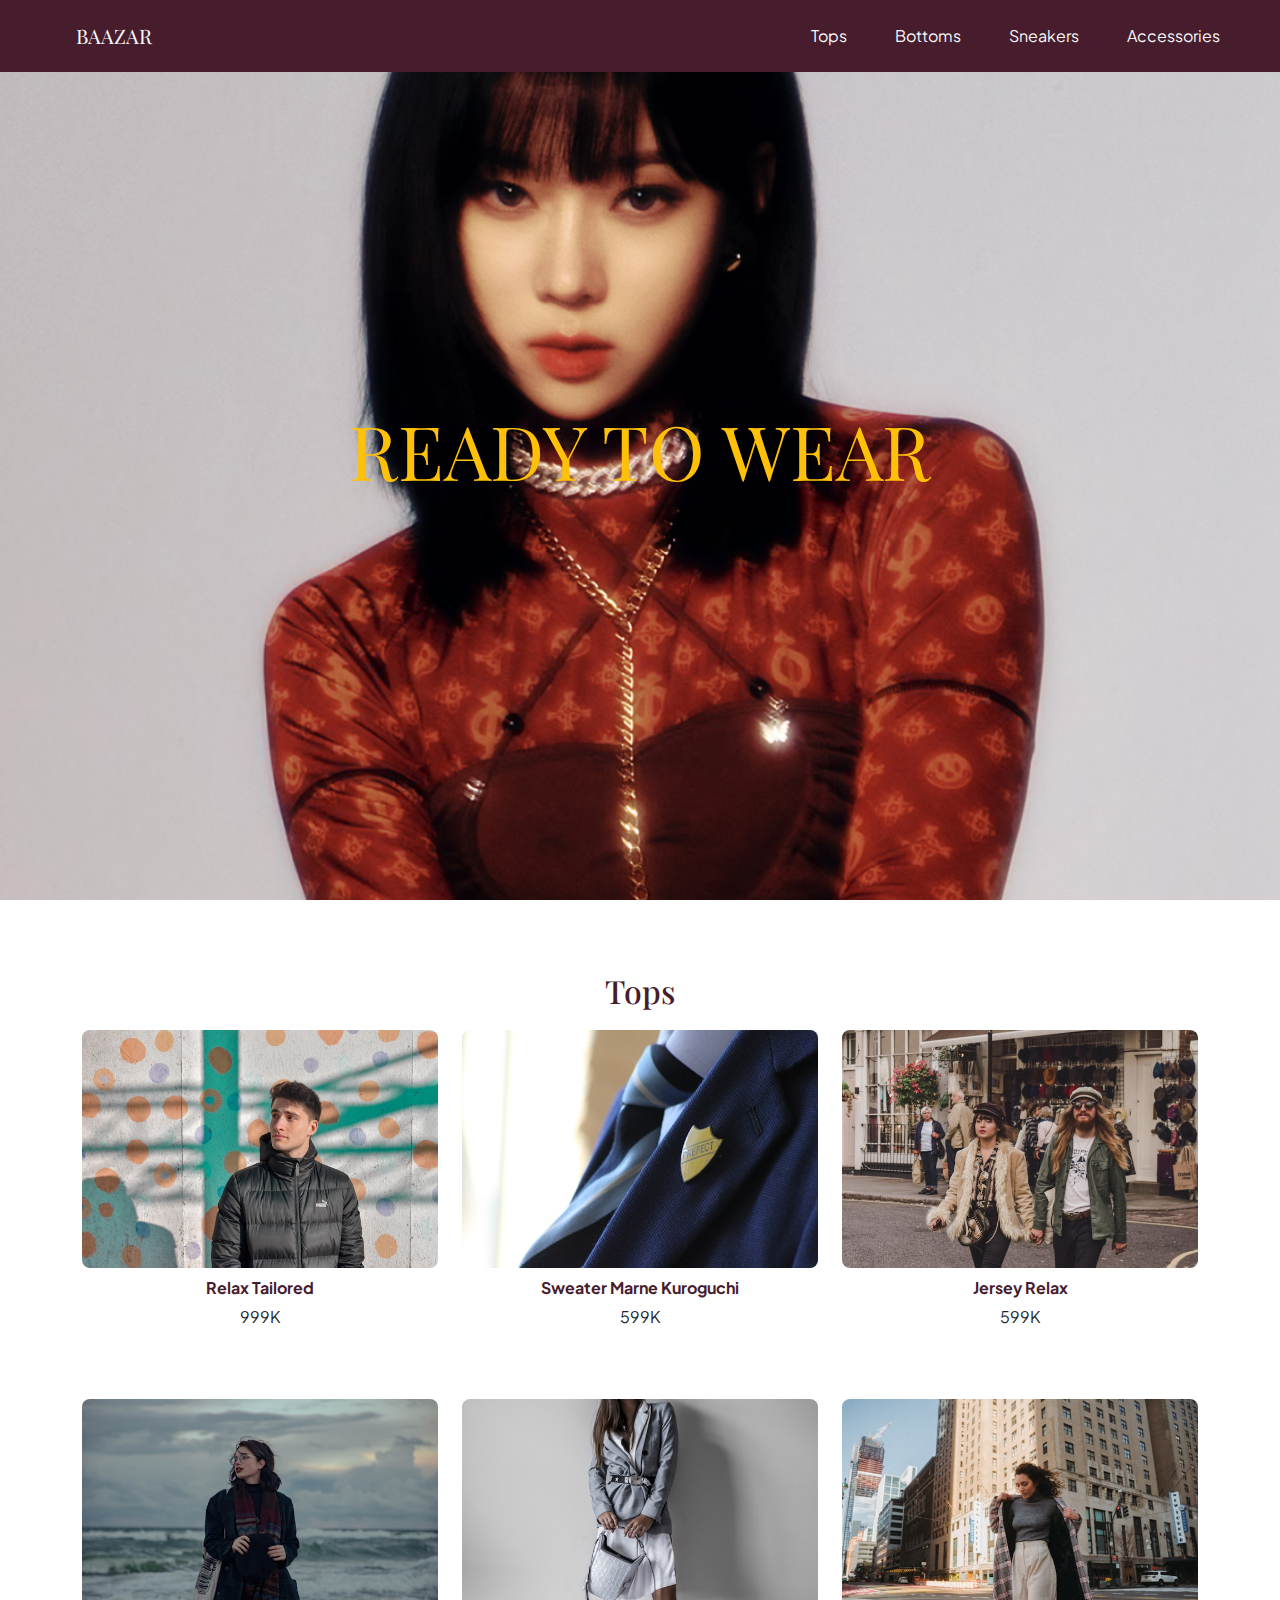
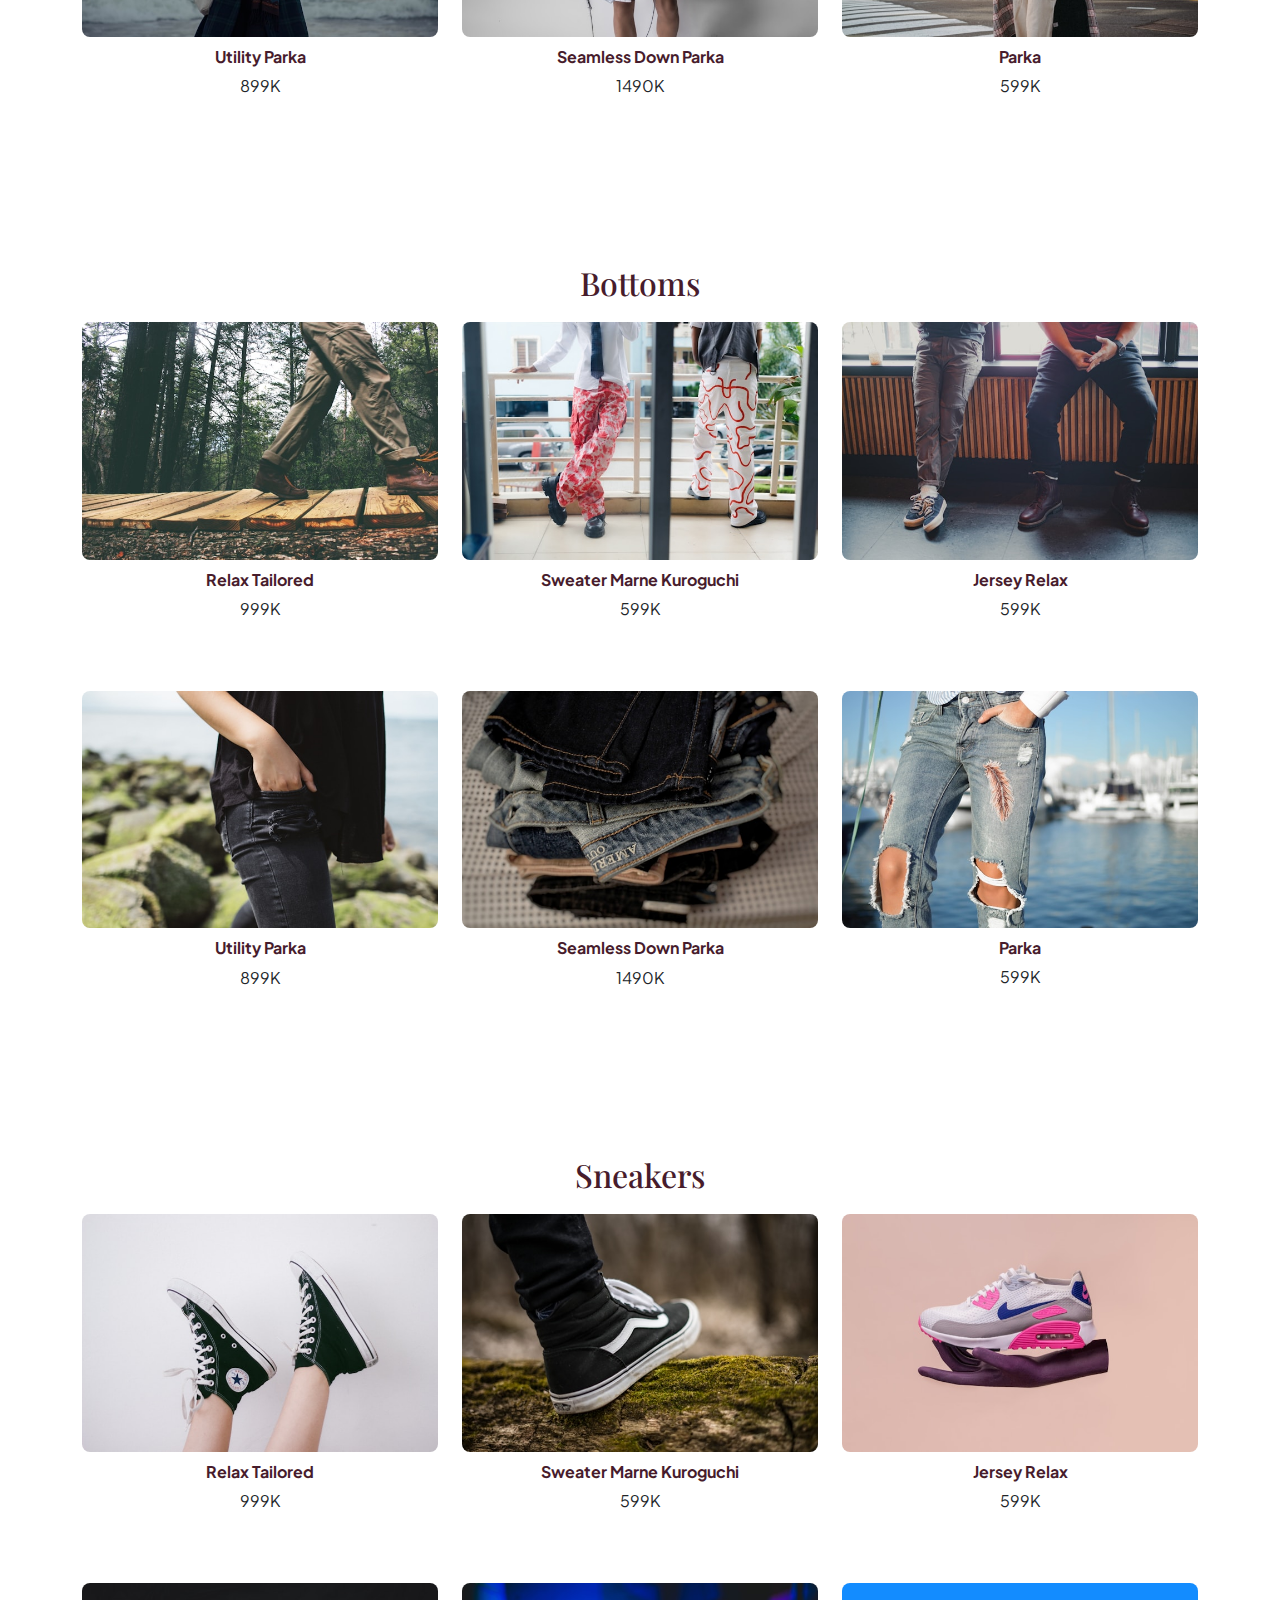
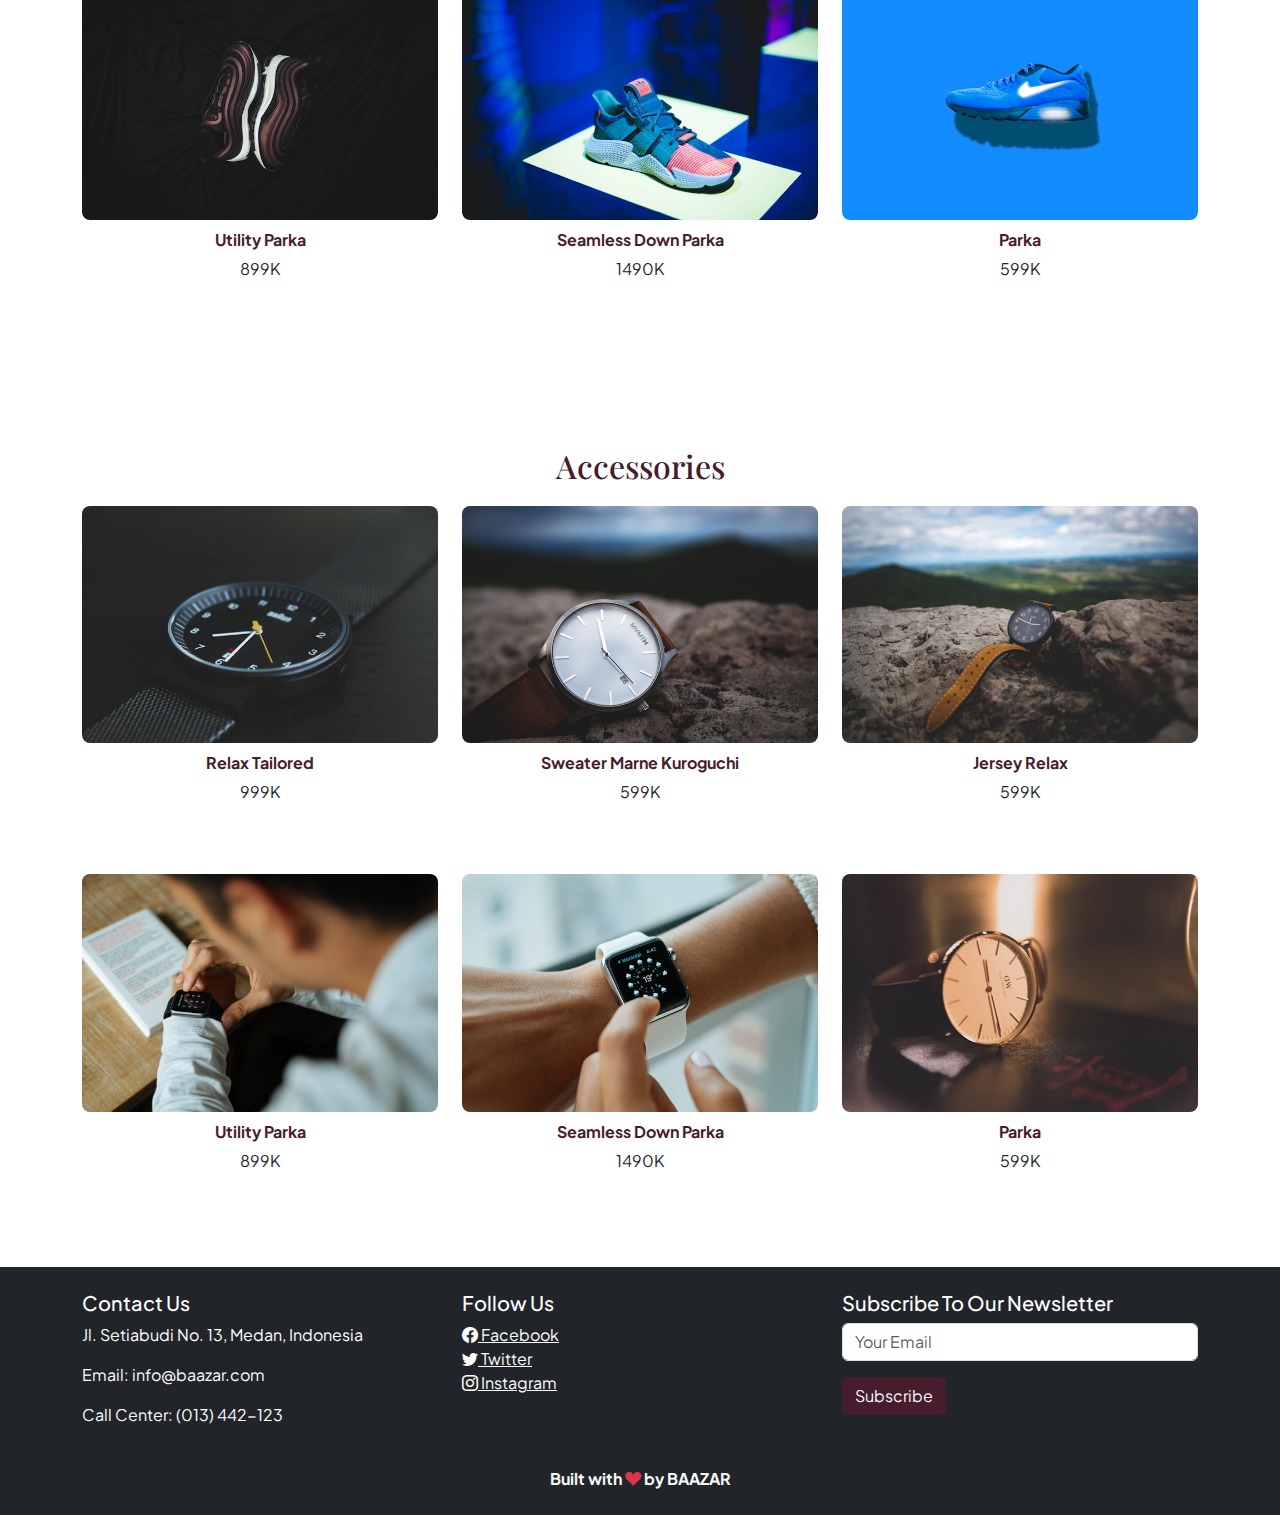
<file: index.html>
<!DOCTYPE html>
<html lang="en">
  <head>
    <meta charset="UTF-8" />
    <meta name="viewport" content="width=device-width, initial-scale=1.0" />
    <title>BAAZAR</title>
    <link rel="icon" href="assets/B.png" />
    <link
      rel="stylesheet"
      href="https://cdn.jsdelivr.net/npm/bootstrap@5.3.3/dist/css/bootstrap.min.css"
    />

    <link
      href="https://fonts.googleapis.com/css2?family=Playfair+Display:ital,wght@0,400..900;1,400..900&family=Plus+Jakarta+Sans:ital,wght@0,200..800;1,200..800&display=swap"
      rel="stylesheet"
    />

    <link
      rel="stylesheet"
      href="https://cdn.jsdelivr.net/npm/bootstrap-icons@1.11.3/font/bootstrap-icons.min.css"
    />

    <link rel="stylesheet" href="style.css" />
  </head>
  <body>
    <nav
      class="navbar navbar-expand-lg mb-3 p-3 fixed-top"
      style="background-color: #471c2c"
    >
      <div class="container-fluid">
        <a class="navbar-brand text-light mx-5" href="#">BAAZAR</a>
        <button
          class="navbar-toggler"
          type="button"
          data-bs-toggle="collapse"
          data-bs-target="#navbarNav"
          aria-controls="navbarNav"
          aria-expanded="false"
          aria-label="Toggle navigation"
        >
          <span class="navbar-toggler-icon"></span>
        </button>
        <div
          class="collapse navbar-collapse justify-content-end mx-2"
          id="navbarNav"
        >
          <ul class="navbar-nav">
            <li class="nav-item mx-3">
              <a class="nav-link text-light" href="#tops">Tops</a>
            </li>
            <li class="nav-item mx-3">
              <a class="nav-link text-light" href="#bottoms">Bottoms</a>
            </li>
            <li class="nav-item mx-3">
              <a class="nav-link text-light" href="#sneakers">Sneakers</a>
            </li>
            <li class="nav-item mx-3">
              <a class="nav-link text-light" href="#accessories">Accessories</a>
            </li>
          </ul>
        </div>
      </div>
    </nav>
    <div
      class="image-container"
      style="position: relative; width: 100%; height: 100vh; overflow: hidden"
    >
      <img
        src="assets/image.png"
        class="img-fluid"
        alt="..."
        style="
          width: 100%;
          height: 100%;
          object-fit: cover;
          object-position: top;
        "
      />
      <div
        class="overlay-text text-warning"
        style="
          position: absolute;
          top: 50%;
          left: 50%;
          transform: translate(-50%, -50%);
          color: white;
          font-size: 75px;
          text-align: center;
          /* color: #471c2c; */
        "
      >
        READY TO WEAR
      </div>
    </div>

    <br id="tops" />
    <section class="container my-5 tops">
      <h2 class="category-header text-center">Tops</h2>
      <div class="row g-4">
        <div class="col-12 col-sm-6 col-md-4 product-card">
          <img src="assets/Tops/tops-1.jpg" alt="Relax Tailored" />
          <h6>Relax Tailored</h6>
          <p>999K</p>
        </div>
        <div class="col-12 col-sm-6 col-md-4 product-card">
          <img src="assets/Tops/tops-2.jpg" alt="Sweater Marne Kuroguchi" />
          <h6>Sweater Marne Kuroguchi</h6>
          <p>599K</p>
        </div>
        <div class="col-12 col-sm-6 col-md-4 product-card">
          <img src="assets/Tops/tops-3.jpg" alt="Jersey Relax" />
          <h6>Jersey Relax</h6>
          <p>599K</p>
        </div>
        <div class="col-12 col-sm-6 col-md-4 product-card">
          <img src="assets/Tops/tops-4.jpg" alt="Utility Parka" />
          <h6>Utility Parka</h6>
          <p>899K</p>
        </div>
        <div class="col-12 col-sm-6 col-md-4 product-card">
          <img src="assets/Tops/tops-5.jpg" alt="Seamless Down Parka" />
          <h6>Seamless Down Parka</h6>
          <p>1490K</p>
        </div>
        <div class="col-12 col-sm-6 col-md-4 product-card">
          <img src="assets/Tops/tops-6.jpg" alt="Parka" />
          <h6>Parka</h6>
          <p>599K</p>
        </div>
      </div>
    </section>
    <br id="bottoms" />
    <section class="container my-5 tops">
      <h2 class="category-header text-center">Bottoms</h2>
      <div class="row g-4">
        <div class="col-12 col-sm-6 col-md-4 product-card">
          <img src="assets/Bottoms/jeans-1.jpg" alt="Relax Tailored" />
          <h6>Relax Tailored</h6>
          <p>999K</p>
        </div>
        <div class="col-12 col-sm-6 col-md-4 product-card">
          <img src="assets/Bottoms/jeans-2.jpg" alt="Sweater Marne Kuroguchi" />
          <h6>Sweater Marne Kuroguchi</h6>
          <p>599K</p>
        </div>
        <div class="col-12 col-sm-6 col-md-4 product-card">
          <img src="assets/Bottoms/jeans-3.jpg" alt="Jersey Relax" />
          <h6>Jersey Relax</h6>
          <p>599K</p>
        </div>
        <div class="col-12 col-sm-6 col-md-4 product-card">
          <img src="assets/Bottoms/jeans-4.jpg" alt="Utility Parka" />
          <h6>Utility Parka</h6>
          <p>899K</p>
        </div>
        <div class="col-12 col-sm-6 col-md-4 product-card">
          <img src="assets/Bottoms/jeans-5.jpg" alt="Seamless Down Parka" />
          <h6>Seamless Down Parka</h6>
          <p>1490K</p>
        </div>
        <div class="col-12 col-sm-6 col-md-4 product-card">
          <img src="assets/Bottoms/jeans-6.jpg" alt="Parka" />
          <h6>Parka</h6>
          <p>599K</p>
        </div>
      </div>
    </section>
    <br id="sneakers" />
    <section class="container my-5 tops">
      <h2 class="category-header text-center">Sneakers</h2>
      <div class="row g-4">
        <div class="col-12 col-sm-6 col-md-4 product-card">
          <img src="assets/Sneakers/sneakers-1.jpg" alt="Relax Tailored" />
          <h6>Relax Tailored</h6>
          <p>999K</p>
        </div>
        <div class="col-12 col-sm-6 col-md-4 product-card">
          <img
            src="assets/Sneakers/sneakers-2.jpg"
            alt="Sweater Marne Kuroguchi"
          />
          <h6>Sweater Marne Kuroguchi</h6>
          <p>599K</p>
        </div>
        <div class="col-12 col-sm-6 col-md-4 product-card">
          <img src="assets/Sneakers/sneakers-3.jpg" alt="Jersey Relax" />
          <h6>Jersey Relax</h6>
          <p>599K</p>
        </div>
        <div class="col-12 col-sm-6 col-md-4 product-card">
          <img src="assets/Sneakers/sneakers-4.jpg" alt="Utility Parka" />
          <h6>Utility Parka</h6>
          <p>899K</p>
        </div>
        <div class="col-12 col-sm-6 col-md-4 product-card">
          <img src="assets/Sneakers/sneakers-5.jpg" alt="Seamless Down Parka" />
          <h6>Seamless Down Parka</h6>
          <p>1490K</p>
        </div>
        <div class="col-12 col-sm-6 col-md-4 product-card">
          <img src="assets/Sneakers/sneakers-6.jpg" alt="Parka" />
          <h6>Parka</h6>
          <p>599K</p>
        </div>
      </div>
    </section>
    <br id="accessories" />
    <section class="container my-5 tops">
      <h2 class="category-header text-center">Accessories</h2>
      <div class="row g-4">
        <div class="col-12 col-sm-6 col-md-4 product-card">
          <img src="assets/Accessories/watch-1.jpg" alt="Relax Tailored" />
          <h6>Relax Tailored</h6>
          <p>999K</p>
        </div>
        <div class="col-12 col-sm-6 col-md-4 product-card">
          <img
            src="assets/Accessories/watch-2.jpg"
            alt="Sweater Marne Kuroguchi"
          />
          <h6>Sweater Marne Kuroguchi</h6>
          <p>599K</p>
        </div>
        <div class="col-12 col-sm-6 col-md-4 product-card">
          <img src="assets/Accessories/watch-3.jpg" alt="Jersey Relax" />
          <h6>Jersey Relax</h6>
          <p>599K</p>
        </div>
        <div class="col-12 col-sm-6 col-md-4 product-card">
          <img src="assets/Accessories/watch-4.jpg" alt="Utility Parka" />
          <h6>Utility Parka</h6>
          <p>899K</p>
        </div>
        <div class="col-12 col-sm-6 col-md-4 product-card">
          <img src="assets/Accessories/watch-5.jpg" alt="Seamless Down Parka" />
          <h6>Seamless Down Parka</h6>
          <p>1490K</p>
        </div>
        <div class="col-12 col-sm-6 col-md-4 product-card">
          <img src="assets/Accessories/watch-6.jpg" alt="Parka" />
          <h6>Parka</h6>
          <p>599K</p>
        </div>
      </div>
    </section>

    <!-- Footer -->
    <footer
      class="bg-dark text-white pt-4"
      style="font-family: 'Plus Jakarta Sans', sans-serif"
    >
      <div class="container">
        <div class="row">
          <div class="col-md-4">
            <h5>Contact Us</h5>
            <p>Jl. Setiabudi No. 13, Medan, Indonesia</p>
            <p>Email: info@baazar.com</p>
            <p>Call Center: (013) 442-123</p>
          </div>
          <div class="col-md-4">
            <h5>Follow Us</h5>
            <a href="#" class="text-white me-2"
              ><i class="bi bi-facebook"></i> Facebook</a
            ><br />
            <a href="#" class="text-white me-2"
              ><i class="bi bi-twitter"></i> Twitter</a
            ><br />
            <a href="#" class="text-white"
              ><i class="bi bi-instagram"></i> Instagram</a
            >
          </div>
          <div class="col-md-4">
            <h5>Subscribe To Our Newsletter</h5>
            <form>
              <div class="mb-3">
                <input
                  type="email"
                  class="form-control"
                  placeholder="Your Email"
                />
              </div>
              <button
                type="submit"
                class="btn text-light"
                style="background-color: #471c2c"
              >
                Subscribe
              </button>
            </form>
          </div>
        </div>
      </div>
      <ul class="nav justify-content-center bg-dark text-light py-2 fw-bold">
        <li class="nav-item mt-2 pt-2">
          <p style="font-family: 'Plus Jakarta Sans', sans-serif">
            Built with <i class="bi bi-suit-heart-fill text-danger"></i> by
            BAAZAR
          </p>
        </li>
      </ul>
    </footer>
    <script src="https://cdn.jsdelivr.net/npm/bootstrap@5.3.3/dist/js/bootstrap.bundle.min.js"></script>
  </body>
</html>
</file>
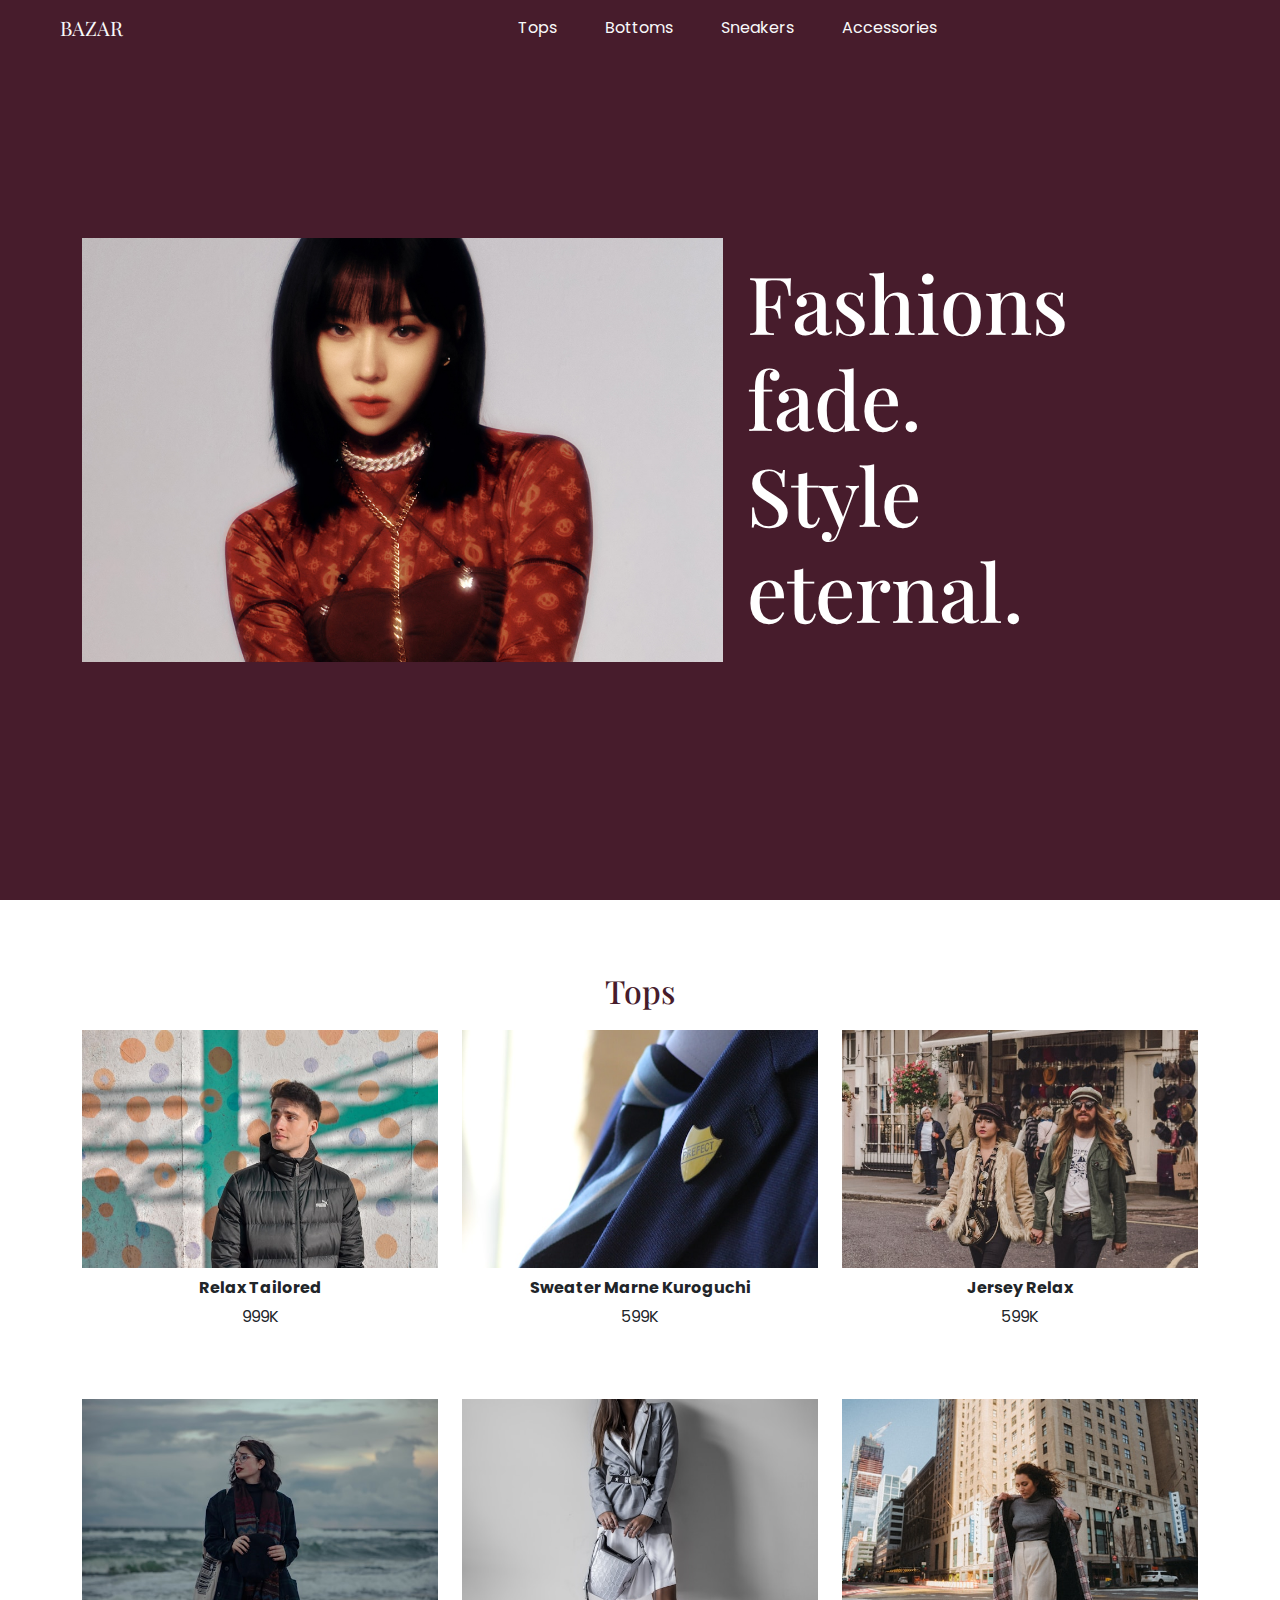
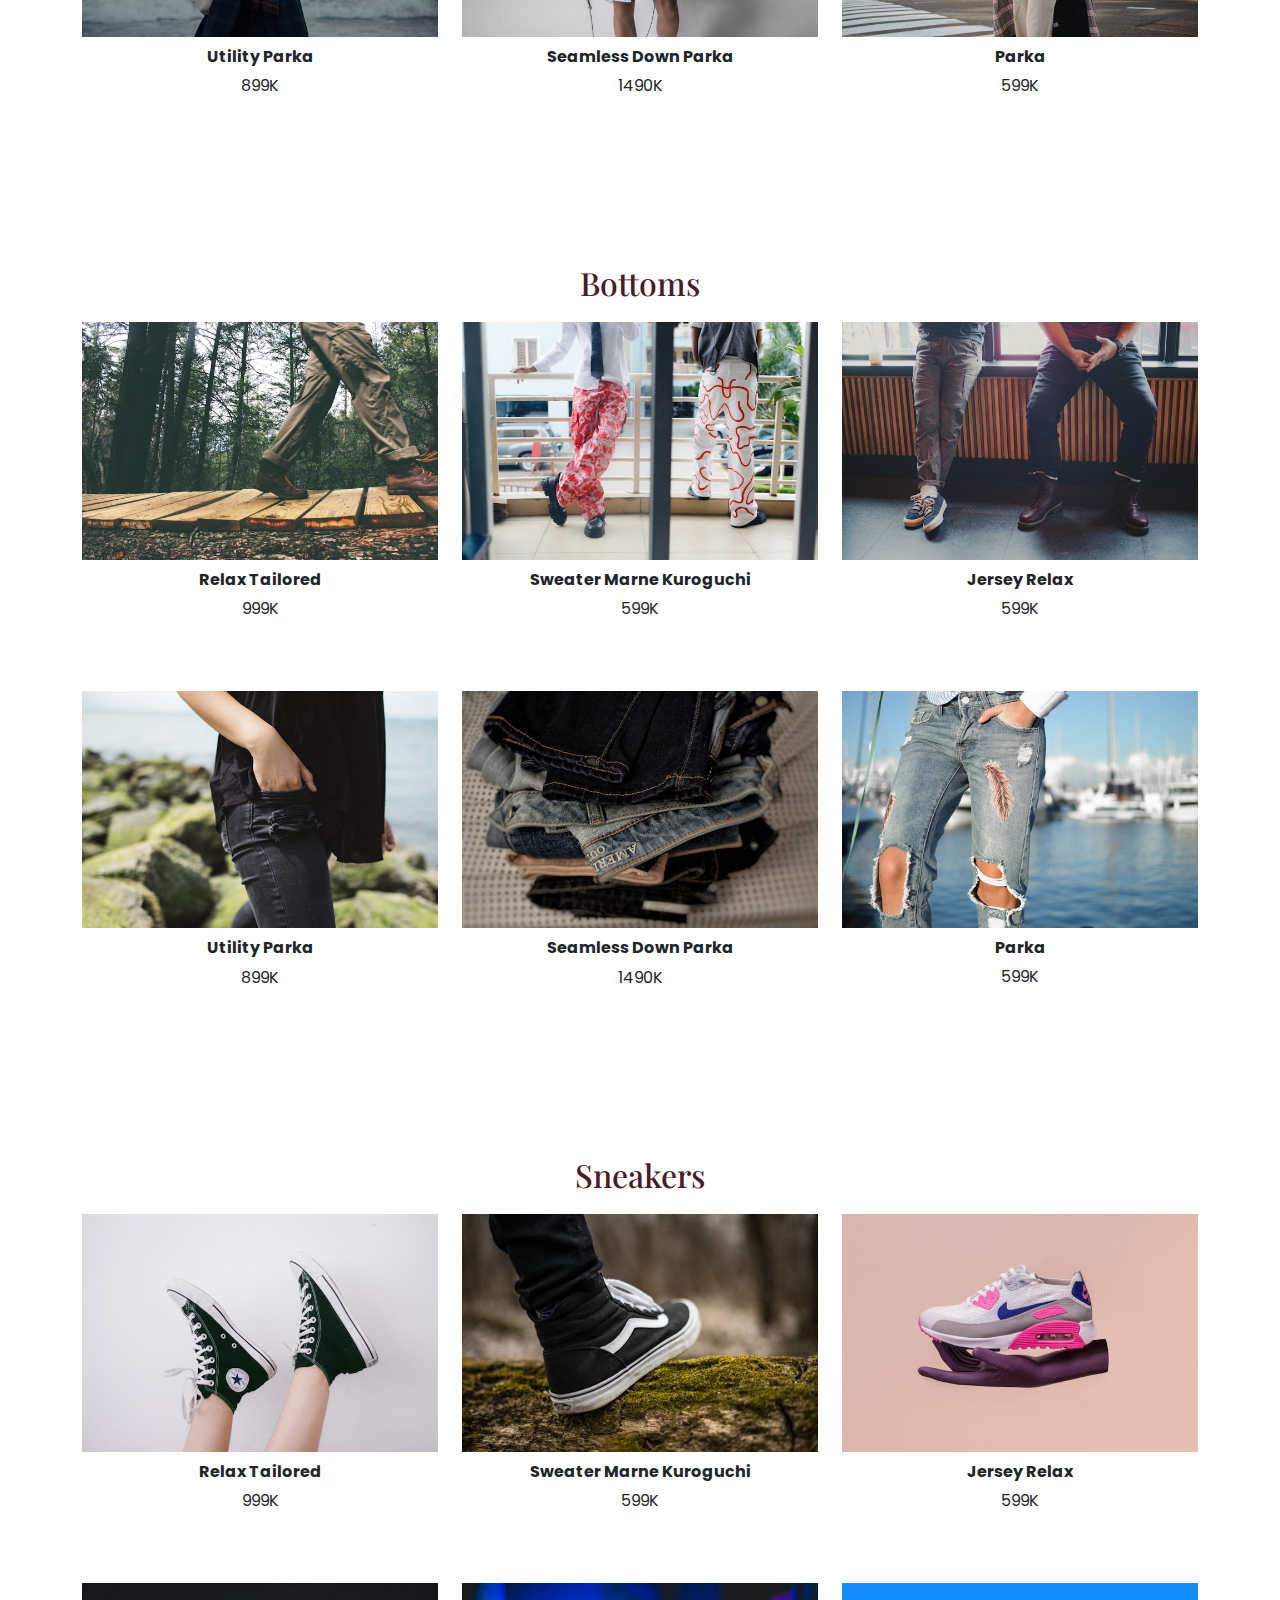
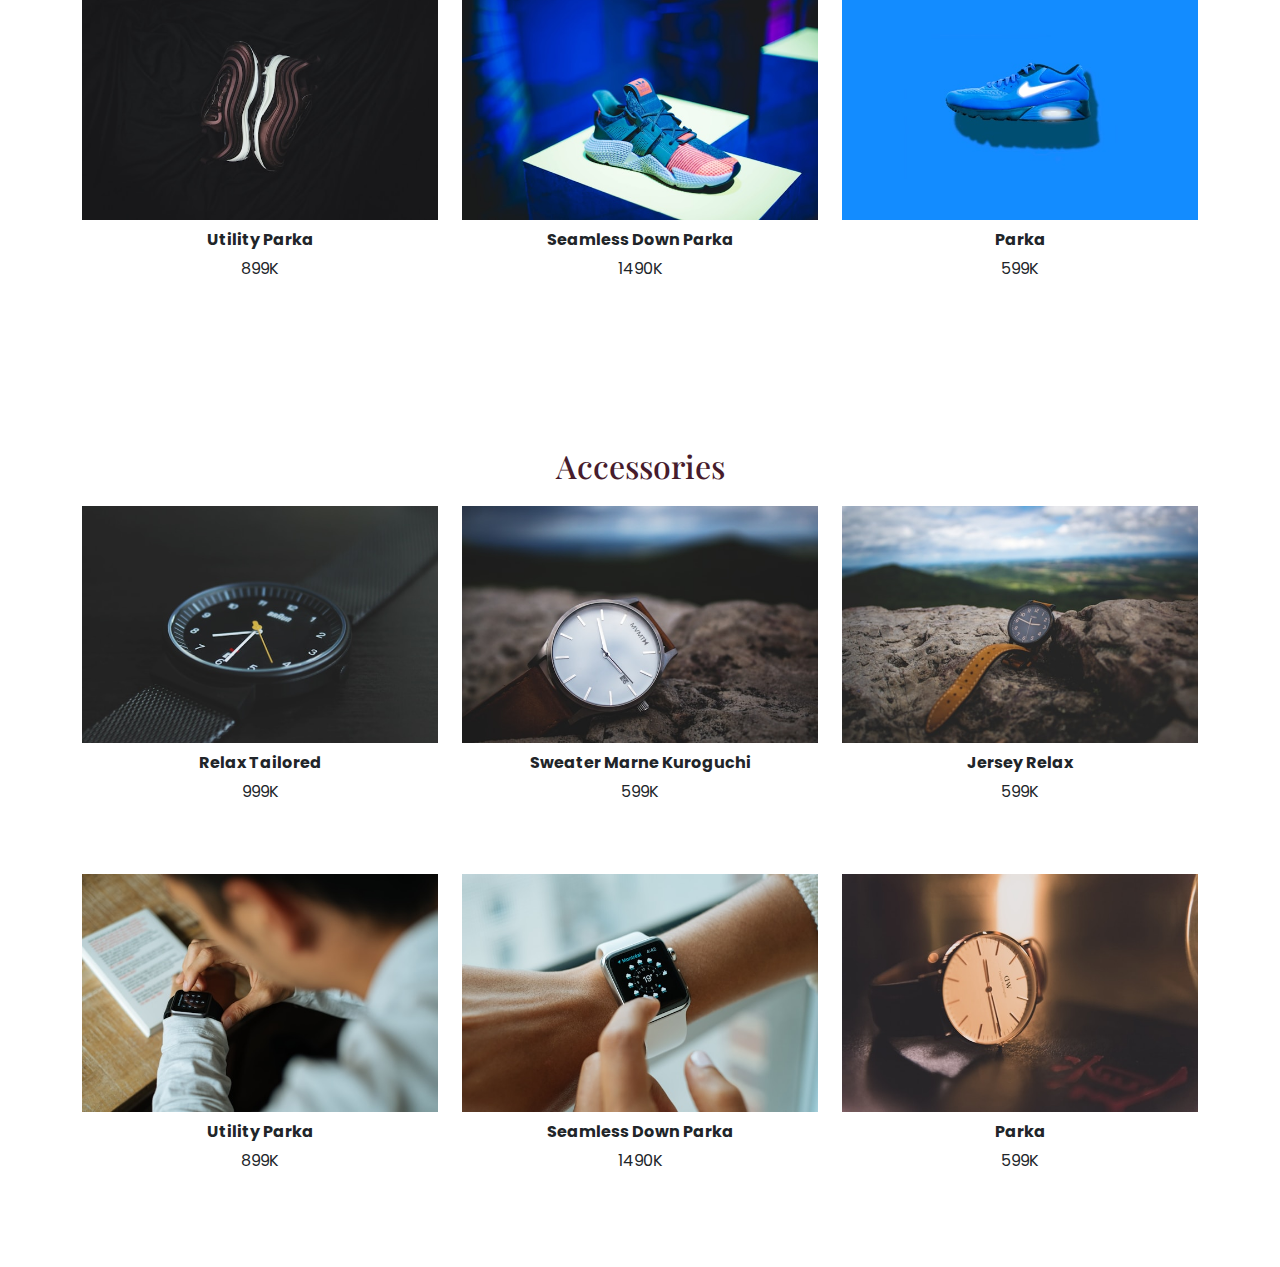
<file: v2/index.html>
<!DOCTYPE html>
<html lang="en">
  <head>
    <meta charset="UTF-8" />
    <meta name="viewport" content="width=device-width, initial-scale=1.0" />
    <title>Catalogue Fashion</title>
    <!-- Bootstrap CSS -->
    <link
      href="https://cdn.jsdelivr.net/npm/bootstrap@5.3.0-alpha1/dist/css/bootstrap.min.css"
      rel="stylesheet"
    />
    <!-- Google Fonts -->
    <link
      href="https://fonts.googleapis.com/css2?family=Playfair+Display:ital,wght@0,400..900;1,400..900&family=Poppins:ital,wght@0,100;0,200;0,300;0,400;0,500;0,600;0,700;0,800;0,900&display=swap"
      rel="stylesheet"
    />
    <link rel="stylesheet" href="style.css" />
  </head>
  <body>
    <!-- Navbar -->
    <nav class="navbar navbar-expand-lg fixed-top">
      <div class="container-fluid">
        <a class="navbar-brand px-5 text-light" href="#">BAZAR</a>
        <button
          class="navbar-toggler"
          type="button"
          data-bs-toggle="collapse"
          data-bs-target="#navbarNavAltMarkup"
          aria-controls="navbarNavAltMarkup"
          aria-expanded="false"
          aria-label="Toggle navigation"
        >
          <span class="navbar-toggler-icon"></span>
        </button>
        <div
          class="collapse navbar-collapse justify-content-center"
          id="navbarNavAltMarkup"
        >
          <div class="navbar-nav">
            <a
              class="nav-link active mx-3 text-light"
              aria-current="page"
              href="#tops"
              >Tops</a
            >
            <a class="nav-link mx-3 text-light" href="#bottoms">Bottoms</a>
            <a class="nav-link mx-3 text-light" href="#sneakers">Sneakers</a>
            <a class="nav-link mx-3 text-light" href="#accessories"
              >Accessories</a
            >
          </div>
        </div>
      </div>
    </nav>

    <!-- Hero Section -->
    <section class="hero d-flex align-items-center text-center text-md-start">
      <div class="container">
        <div class="row align-items-center">
          <div class="col-md-7 mb-4 mb-md-0">
            <img
              src="../assets/image.png"
              class="img-fluid"
              alt="Fashion Model"
            />
          </div>
          <div class="col-md-5 col-sm-12">
            <h1 class="text">Fashions fade. <br />Style eternal.</h1>
          </div>
        </div>
      </div>
    </section>

    <!-- Products Section -->
    <br id="tops" />
    <section class="container my-5 tops">
      <h2 class="category-header text-center">Tops</h2>
      <div class="row g-4">
        <div class="col-12 col-sm-6 col-md-4 product-card">
          <img src="../assets/Tops/tops-1.jpg" alt="Relax Tailored" />
          <h6>Relax Tailored</h6>
          <p>999K</p>
        </div>
        <div class="col-12 col-sm-6 col-md-4 product-card">
          <img src="../assets/Tops/tops-2.jpg" alt="Sweater Marne Kuroguchi" />
          <h6>Sweater Marne Kuroguchi</h6>
          <p>599K</p>
        </div>
        <div class="col-12 col-sm-6 col-md-4 product-card">
          <img src="../assets/Tops/tops-3.jpg" alt="Jersey Relax" />
          <h6>Jersey Relax</h6>
          <p>599K</p>
        </div>
        <div class="col-12 col-sm-6 col-md-4 product-card">
          <img src="../assets/Tops/tops-4.jpg" alt="Utility Parka" />
          <h6>Utility Parka</h6>
          <p>899K</p>
        </div>
        <div class="col-12 col-sm-6 col-md-4 product-card">
          <img src="../assets/Tops/tops-5.jpg" alt="Seamless Down Parka" />
          <h6>Seamless Down Parka</h6>
          <p>1490K</p>
        </div>
        <div class="col-12 col-sm-6 col-md-4 product-card">
          <img src="../assets/Tops/tops-6.jpg" alt="Parka" />
          <h6>Parka</h6>
          <p>599K</p>
        </div>
      </div>
    </section>
    <br id="bottoms" />
    <section class="container my-5 tops">
      <h2 class="category-header text-center">Bottoms</h2>
      <div class="row g-4">
        <div class="col-12 col-sm-6 col-md-4 product-card">
          <img src="../assets/Bottoms/jeans-1.jpg" alt="Relax Tailored" />
          <h6>Relax Tailored</h6>
          <p>999K</p>
        </div>
        <div class="col-12 col-sm-6 col-md-4 product-card">
          <img
            src="../assets/Bottoms/jeans-2.jpg"
            alt="Sweater Marne Kuroguchi"
          />
          <h6>Sweater Marne Kuroguchi</h6>
          <p>599K</p>
        </div>
        <div class="col-12 col-sm-6 col-md-4 product-card">
          <img src="../assets/Bottoms/jeans-3.jpg" alt="Jersey Relax" />
          <h6>Jersey Relax</h6>
          <p>599K</p>
        </div>
        <div class="col-12 col-sm-6 col-md-4 product-card">
          <img src="../assets/Bottoms/jeans-4.jpg" alt="Utility Parka" />
          <h6>Utility Parka</h6>
          <p>899K</p>
        </div>
        <div class="col-12 col-sm-6 col-md-4 product-card">
          <img src="../assets/Bottoms/jeans-5.jpg" alt="Seamless Down Parka" />
          <h6>Seamless Down Parka</h6>
          <p>1490K</p>
        </div>
        <div class="col-12 col-sm-6 col-md-4 product-card">
          <img src="../assets/Bottoms/jeans-6.jpg" alt="Parka" />
          <h6>Parka</h6>
          <p>599K</p>
        </div>
      </div>
    </section>
    <br id="sneakers" />
    <section class="container my-5 tops">
      <h2 class="category-header text-center">Sneakers</h2>
      <div class="row g-4">
        <div class="col-12 col-sm-6 col-md-4 product-card">
          <img src="../assets/Sneakers/sneakers-1.jpg" alt="Relax Tailored" />
          <h6>Relax Tailored</h6>
          <p>999K</p>
        </div>
        <div class="col-12 col-sm-6 col-md-4 product-card">
          <img
            src="../assets/Sneakers/sneakers-2.jpg"
            alt="Sweater Marne Kuroguchi"
          />
          <h6>Sweater Marne Kuroguchi</h6>
          <p>599K</p>
        </div>
        <div class="col-12 col-sm-6 col-md-4 product-card">
          <img src="../assets/Sneakers/sneakers-3.jpg" alt="Jersey Relax" />
          <h6>Jersey Relax</h6>
          <p>599K</p>
        </div>
        <div class="col-12 col-sm-6 col-md-4 product-card">
          <img src="../assets/Sneakers/sneakers-4.jpg" alt="Utility Parka" />
          <h6>Utility Parka</h6>
          <p>899K</p>
        </div>
        <div class="col-12 col-sm-6 col-md-4 product-card">
          <img
            src="../assets/Sneakers/sneakers-5.jpg"
            alt="Seamless Down Parka"
          />
          <h6>Seamless Down Parka</h6>
          <p>1490K</p>
        </div>
        <div class="col-12 col-sm-6 col-md-4 product-card">
          <img src="../assets/Sneakers/sneakers-6.jpg" alt="Parka" />
          <h6>Parka</h6>
          <p>599K</p>
        </div>
      </div>
    </section>
    <br id="accessories" />
    <section class="container my-5 tops">
      <h2 class="category-header text-center">Accessories</h2>
      <div class="row g-4">
        <div class="col-12 col-sm-6 col-md-4 product-card">
          <img src="../assets/Accessories/watch-1.jpg" alt="Relax Tailored" />
          <h6>Relax Tailored</h6>
          <p>999K</p>
        </div>
        <div class="col-12 col-sm-6 col-md-4 product-card">
          <img
            src="../assets/Accessories/watch-2.jpg"
            alt="Sweater Marne Kuroguchi"
          />
          <h6>Sweater Marne Kuroguchi</h6>
          <p>599K</p>
        </div>
        <div class="col-12 col-sm-6 col-md-4 product-card">
          <img src="../assets/Accessories/watch-3.jpg" alt="Jersey Relax" />
          <h6>Jersey Relax</h6>
          <p>599K</p>
        </div>
        <div class="col-12 col-sm-6 col-md-4 product-card">
          <img src="../assets/Accessories/watch-4.jpg" alt="Utility Parka" />
          <h6>Utility Parka</h6>
          <p>899K</p>
        </div>
        <div class="col-12 col-sm-6 col-md-4 product-card">
          <img
            src="../assets/Accessories/watch-5.jpg"
            alt="Seamless Down Parka"
          />
          <h6>Seamless Down Parka</h6>
          <p>1490K</p>
        </div>
        <div class="col-12 col-sm-6 col-md-4 product-card">
          <img src="../assets/Accessories/watch-6.jpg" alt="Parka" />
          <h6>Parka</h6>
          <p>599K</p>
        </div>
      </div>
    </section>

    <!-- Bootstrap JS -->
    <script src="https://cdn.jsdelivr.net/npm/bootstrap@5.3.0-alpha1/dist/js/bootstrap.bundle.min.js"></script>
  </body>
</html>
</file>
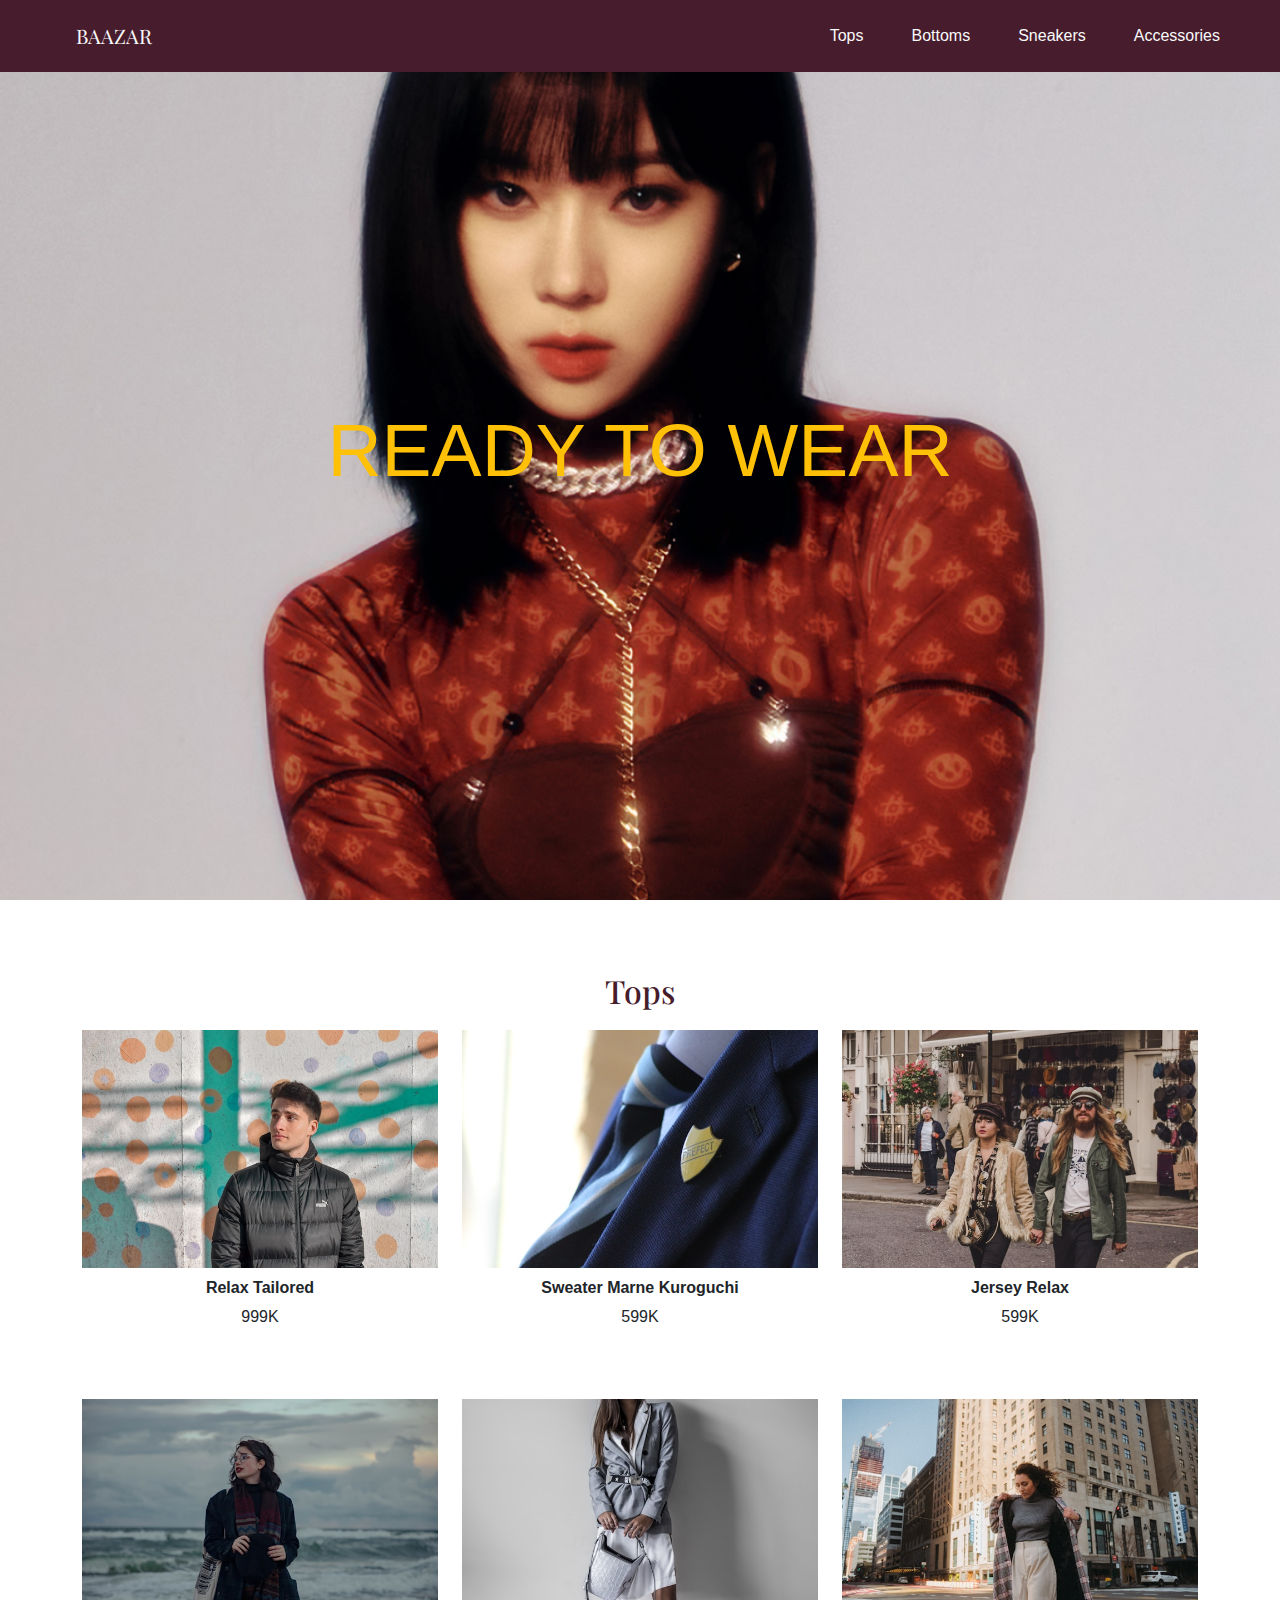
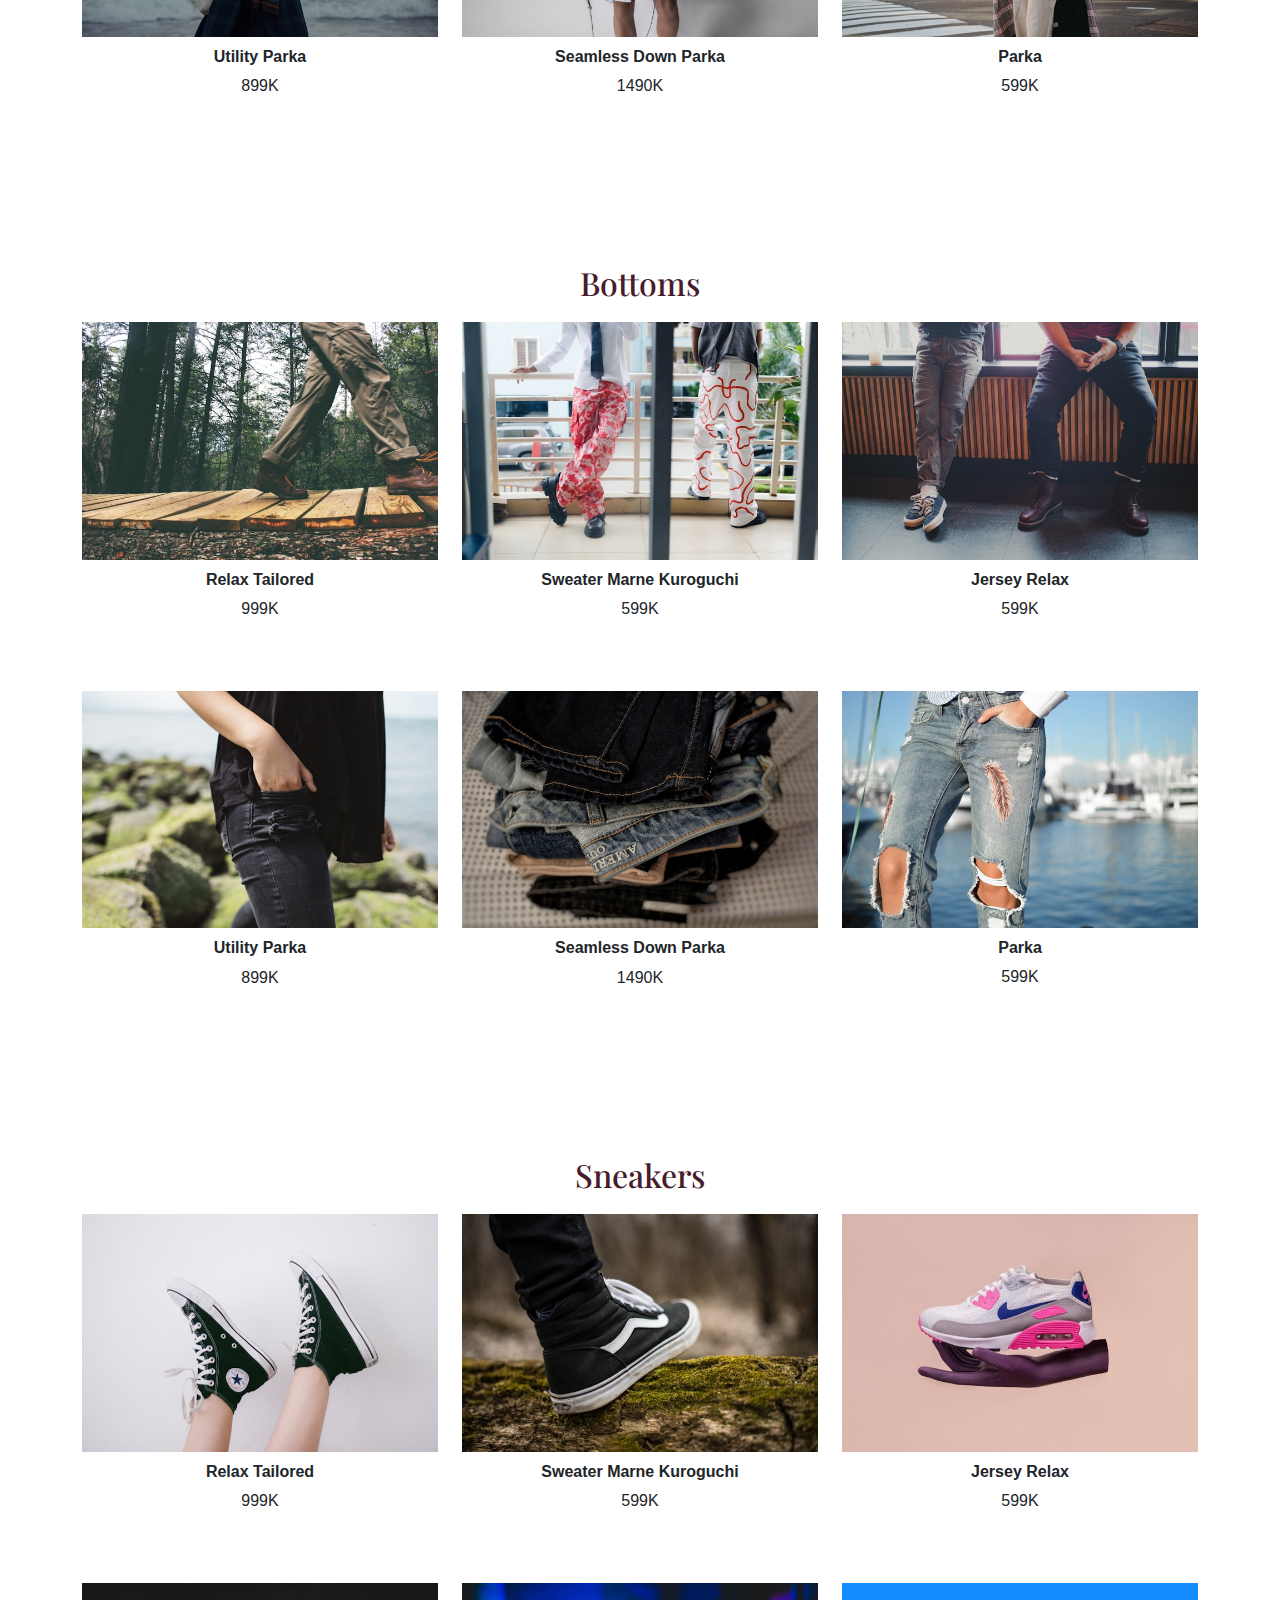
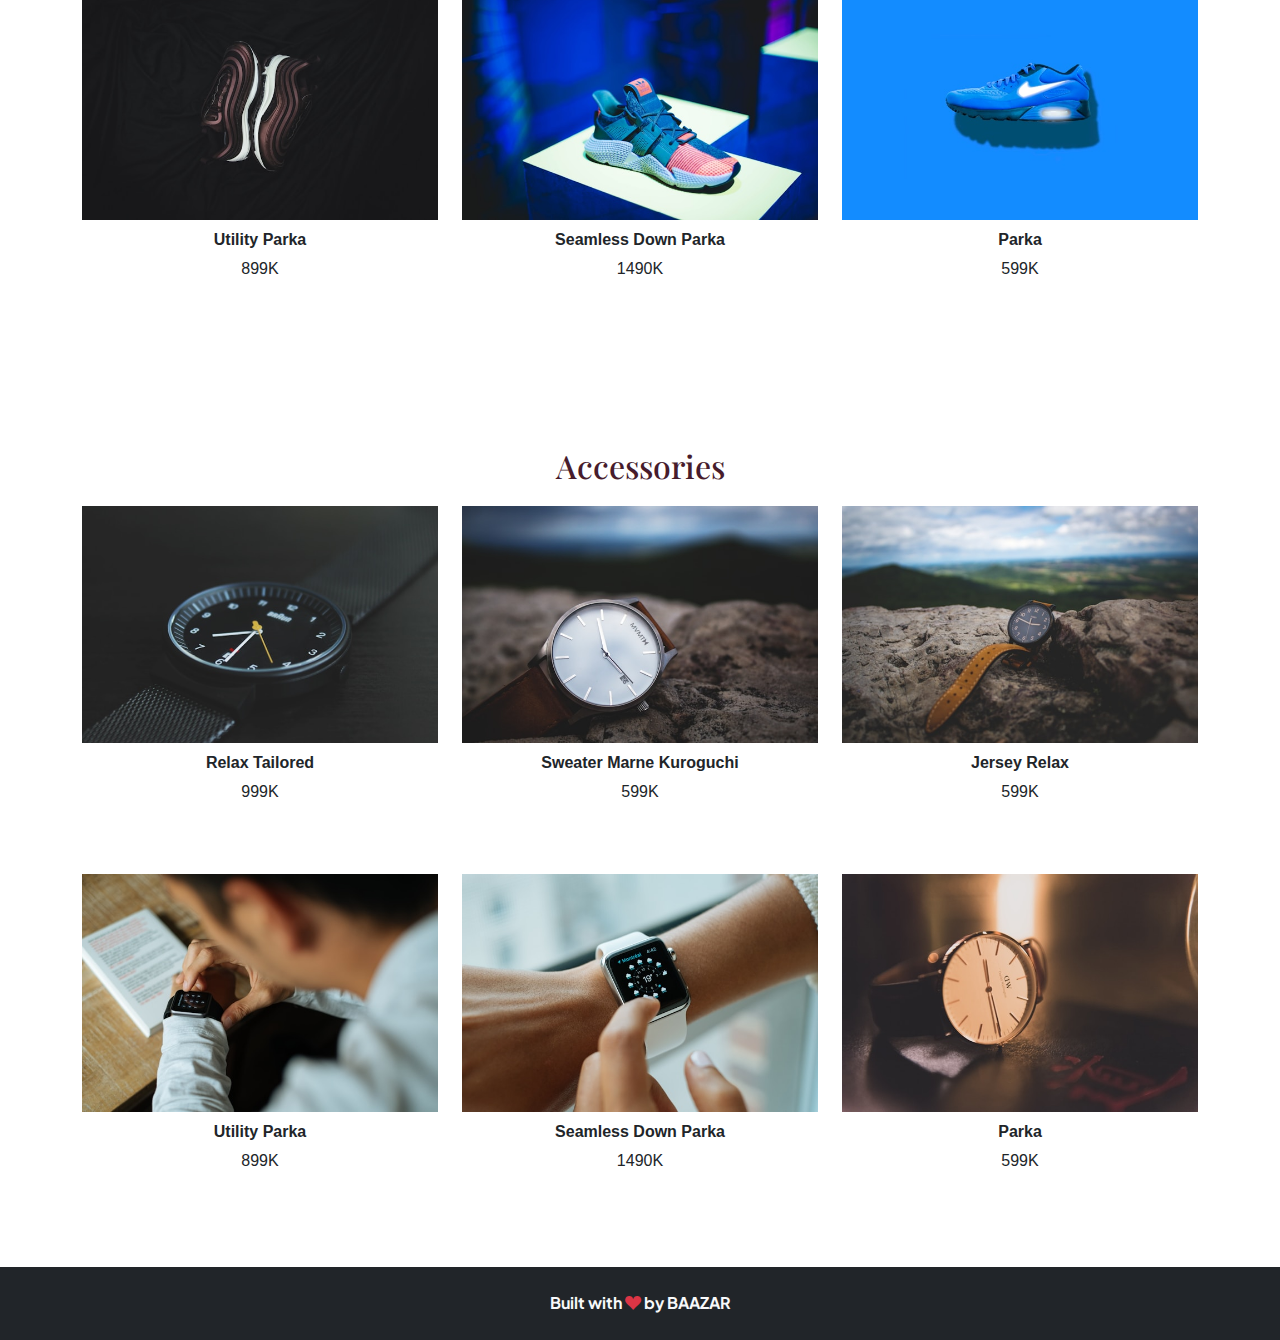
<file: v2/tes.html>
<!DOCTYPE html>
<html lang="en">
  <head>
    <meta charset="UTF-8" />
    <meta name="viewport" content="width=device-width, initial-scale=1.0" />
    <title>BAAZAR</title>
    <link
      rel="stylesheet"
      href="https://cdn.jsdelivr.net/npm/bootstrap@5.3.3/dist/css/bootstrap.min.css"
    />

    <link
      href="https://fonts.googleapis.com/css2?family=Playfair+Display:ital,wght@0,400..900;1,400..900&family=Plus+Jakarta+Sans:ital,wght@0,200..800;1,200..800&display=swap"
      rel="stylesheet"
    />

    <link
      rel="stylesheet"
      href="https://cdn.jsdelivr.net/npm/bootstrap-icons@1.11.3/font/bootstrap-icons.min.css"
    />

    <link rel="stylesheet" href="style.css" />
  </head>
  <body>
    <nav
      class="navbar navbar-expand-lg mb-3 p-3 fixed-top"
      style="background-color: #471c2c"
    >
      <div class="container-fluid">
        <a class="navbar-brand text-light mx-5" href="#">BAAZAR</a>
        <button
          class="navbar-toggler"
          type="button"
          data-bs-toggle="collapse"
          data-bs-target="#navbarNav"
          aria-controls="navbarNav"
          aria-expanded="false"
          aria-label="Toggle navigation"
        >
          <span class="navbar-toggler-icon"></span>
        </button>
        <div
          class="collapse navbar-collapse justify-content-end mx-2"
          id="navbarNav"
        >
          <ul class="navbar-nav">
            <li class="nav-item mx-3">
              <a class="nav-link text-light" href="#tops">Tops</a>
            </li>
            <li class="nav-item mx-3">
              <a class="nav-link text-light" href="#bottoms">Bottoms</a>
            </li>
            <li class="nav-item mx-3">
              <a class="nav-link text-light" href="#sneakers">Sneakers</a>
            </li>
            <li class="nav-item mx-3">
              <a class="nav-link text-light" href="#accessories">Accessories</a>
            </li>
          </ul>
        </div>
      </div>
    </nav>
    <div
      class="image-container"
      style="position: relative; width: 100%; height: 100vh; overflow: hidden"
    >
      <img
        src="../assets/image.png"
        class="img-fluid"
        alt="..."
        style="
          width: 100%;
          height: 100%;
          object-fit: cover;
          object-position: top;
        "
      />
      <div
        class="overlay-text text-warning"
        style="
          position: absolute;
          top: 50%;
          left: 50%;
          transform: translate(-50%, -50%);
          color: white;
          font-size: 75px;
          text-align: center;
          /* color: #471c2c; */
        "
      >
        READY TO WEAR
      </div>
    </div>

    <br id="tops" />
    <section class="container my-5 tops">
      <h2 class="category-header text-center">Tops</h2>
      <div class="row g-4">
        <div class="col-12 col-sm-6 col-md-4 product-card">
          <img src="../assets/Tops/tops-1.jpg" alt="Relax Tailored" />
          <h6>Relax Tailored</h6>
          <p>999K</p>
        </div>
        <div class="col-12 col-sm-6 col-md-4 product-card">
          <img src="../assets/Tops/tops-2.jpg" alt="Sweater Marne Kuroguchi" />
          <h6>Sweater Marne Kuroguchi</h6>
          <p>599K</p>
        </div>
        <div class="col-12 col-sm-6 col-md-4 product-card">
          <img src="../assets/Tops/tops-3.jpg" alt="Jersey Relax" />
          <h6>Jersey Relax</h6>
          <p>599K</p>
        </div>
        <div class="col-12 col-sm-6 col-md-4 product-card">
          <img src="../assets/Tops/tops-4.jpg" alt="Utility Parka" />
          <h6>Utility Parka</h6>
          <p>899K</p>
        </div>
        <div class="col-12 col-sm-6 col-md-4 product-card">
          <img src="../assets/Tops/tops-5.jpg" alt="Seamless Down Parka" />
          <h6>Seamless Down Parka</h6>
          <p>1490K</p>
        </div>
        <div class="col-12 col-sm-6 col-md-4 product-card">
          <img src="../assets/Tops/tops-6.jpg" alt="Parka" />
          <h6>Parka</h6>
          <p>599K</p>
        </div>
      </div>
    </section>
    <br id="bottoms" />
    <section class="container my-5 tops">
      <h2 class="category-header text-center">Bottoms</h2>
      <div class="row g-4">
        <div class="col-12 col-sm-6 col-md-4 product-card">
          <img src="../assets/Bottoms/jeans-1.jpg" alt="Relax Tailored" />
          <h6>Relax Tailored</h6>
          <p>999K</p>
        </div>
        <div class="col-12 col-sm-6 col-md-4 product-card">
          <img
            src="../assets/Bottoms/jeans-2.jpg"
            alt="Sweater Marne Kuroguchi"
          />
          <h6>Sweater Marne Kuroguchi</h6>
          <p>599K</p>
        </div>
        <div class="col-12 col-sm-6 col-md-4 product-card">
          <img src="../assets/Bottoms/jeans-3.jpg" alt="Jersey Relax" />
          <h6>Jersey Relax</h6>
          <p>599K</p>
        </div>
        <div class="col-12 col-sm-6 col-md-4 product-card">
          <img src="../assets/Bottoms/jeans-4.jpg" alt="Utility Parka" />
          <h6>Utility Parka</h6>
          <p>899K</p>
        </div>
        <div class="col-12 col-sm-6 col-md-4 product-card">
          <img src="../assets/Bottoms/jeans-5.jpg" alt="Seamless Down Parka" />
          <h6>Seamless Down Parka</h6>
          <p>1490K</p>
        </div>
        <div class="col-12 col-sm-6 col-md-4 product-card">
          <img src="../assets/Bottoms/jeans-6.jpg" alt="Parka" />
          <h6>Parka</h6>
          <p>599K</p>
        </div>
      </div>
    </section>
    <br id="sneakers" />
    <section class="container my-5 tops">
      <h2 class="category-header text-center">Sneakers</h2>
      <div class="row g-4">
        <div class="col-12 col-sm-6 col-md-4 product-card">
          <img src="../assets/Sneakers/sneakers-1.jpg" alt="Relax Tailored" />
          <h6>Relax Tailored</h6>
          <p>999K</p>
        </div>
        <div class="col-12 col-sm-6 col-md-4 product-card">
          <img
            src="../assets/Sneakers/sneakers-2.jpg"
            alt="Sweater Marne Kuroguchi"
          />
          <h6>Sweater Marne Kuroguchi</h6>
          <p>599K</p>
        </div>
        <div class="col-12 col-sm-6 col-md-4 product-card">
          <img src="../assets/Sneakers/sneakers-3.jpg" alt="Jersey Relax" />
          <h6>Jersey Relax</h6>
          <p>599K</p>
        </div>
        <div class="col-12 col-sm-6 col-md-4 product-card">
          <img src="../assets/Sneakers/sneakers-4.jpg" alt="Utility Parka" />
          <h6>Utility Parka</h6>
          <p>899K</p>
        </div>
        <div class="col-12 col-sm-6 col-md-4 product-card">
          <img
            src="../assets/Sneakers/sneakers-5.jpg"
            alt="Seamless Down Parka"
          />
          <h6>Seamless Down Parka</h6>
          <p>1490K</p>
        </div>
        <div class="col-12 col-sm-6 col-md-4 product-card">
          <img src="../assets/Sneakers/sneakers-6.jpg" alt="Parka" />
          <h6>Parka</h6>
          <p>599K</p>
        </div>
      </div>
    </section>
    <br id="accessories" />
    <section class="container my-5 tops">
      <h2 class="category-header text-center">Accessories</h2>
      <div class="row g-4">
        <div class="col-12 col-sm-6 col-md-4 product-card">
          <img src="../assets/Accessories/watch-1.jpg" alt="Relax Tailored" />
          <h6>Relax Tailored</h6>
          <p>999K</p>
        </div>
        <div class="col-12 col-sm-6 col-md-4 product-card">
          <img
            src="../assets/Accessories/watch-2.jpg"
            alt="Sweater Marne Kuroguchi"
          />
          <h6>Sweater Marne Kuroguchi</h6>
          <p>599K</p>
        </div>
        <div class="col-12 col-sm-6 col-md-4 product-card">
          <img src="../assets/Accessories/watch-3.jpg" alt="Jersey Relax" />
          <h6>Jersey Relax</h6>
          <p>599K</p>
        </div>
        <div class="col-12 col-sm-6 col-md-4 product-card">
          <img src="../assets/Accessories/watch-4.jpg" alt="Utility Parka" />
          <h6>Utility Parka</h6>
          <p>899K</p>
        </div>
        <div class="col-12 col-sm-6 col-md-4 product-card">
          <img
            src="../assets/Accessories/watch-5.jpg"
            alt="Seamless Down Parka"
          />
          <h6>Seamless Down Parka</h6>
          <p>1490K</p>
        </div>
        <div class="col-12 col-sm-6 col-md-4 product-card">
          <img src="../assets/Accessories/watch-6.jpg" alt="Parka" />
          <h6>Parka</h6>
          <p>599K</p>
        </div>
      </div>
    </section>

    <ul class="nav justify-content-center bg-dark text-light py-2 fw-bold">
      <li class="nav-item mt-2 pt-2">
        <p style="font-family: 'Plus Jakarta Sans', sans-serif">
          Built with <i class="bi bi-suit-heart-fill text-danger"></i> by BAAZAR
        </p>
      </li>
    </ul>
    <script src="https://cdn.jsdelivr.net/npm/bootstrap@5.3.3/dist/js/bootstrap.bundle.min.js"></script>
  </body>
</html>
</file>
<file: style.css>
body {
  height: 2000px;
  font-family: "Playfair Display", "Times New Roman", Times, serif;
}

#navbarNav a {
  font-family: "Plus Jakarta Sans", sans-serif;
}

.category-header {
  font-size: 2rem;
  margin-top: 20px;
  margin-bottom: 20px;
  color: #471c2c;
  font-family: "Playfair Display", "Times New Roman", Times, serif;
}

.product-card img {
  width: 100%;
  height: auto;
  object-fit: cover;
  cursor: pointer;
  border-radius: 8px;
}

.product-card img:hover {
  transform: translateY(-10px);
  transition: transform 0.3s ease-in-out;
  box-shadow: 2px 2px 5px rgba(0, 0, 0, 0.3),
    -2px -2px 5px rgba(255, 255, 255, 0.5);
}
.product-card {
  text-align: center;
  margin-bottom: 30px;
  font-family: "Plus Jakarta Sans", sans-serif;
}
.product-card h6 {
  margin-top: 10px;
  font-weight: bold;
  color: #471c2c;
}
</file>
<file: v2/style.css>
* {
  font-family: "Poppins", Arial, Helvetica, sans-serif;
}

.navbar,
.container {
  background-color: #471c2c;
}

.navbar-brand {
  font-family: "Playfair Display", "Times New Roman", Times, serif;
}

.hero {
  background-color: #471c2c;
  color: white;
  padding: 50px 0;
  height: 100vh;
}

.hero img {
  width: 100%;
  height: auto;
  object-fit: cover;
}

.hero h1 {
  font-family: "Playfair Display", "Times New Roman", Times, serif;
  font-size: 500%;
}

.category-header {
  font-size: 2rem;
  margin-top: 20px;
  margin-bottom: 20px;
  color: #471c2c;
  font-family: "Playfair Display", "Times New Roman", Times, serif;
}
.product-card img {
  width: 100%;
  height: auto;
  object-fit: cover;
}
.product-card {
  text-align: center;
  margin-bottom: 30px;
}
.product-card h6 {
  margin-top: 10px;
  font-weight: bold;
}

.tops {
  background-color: white;
}
</file>
